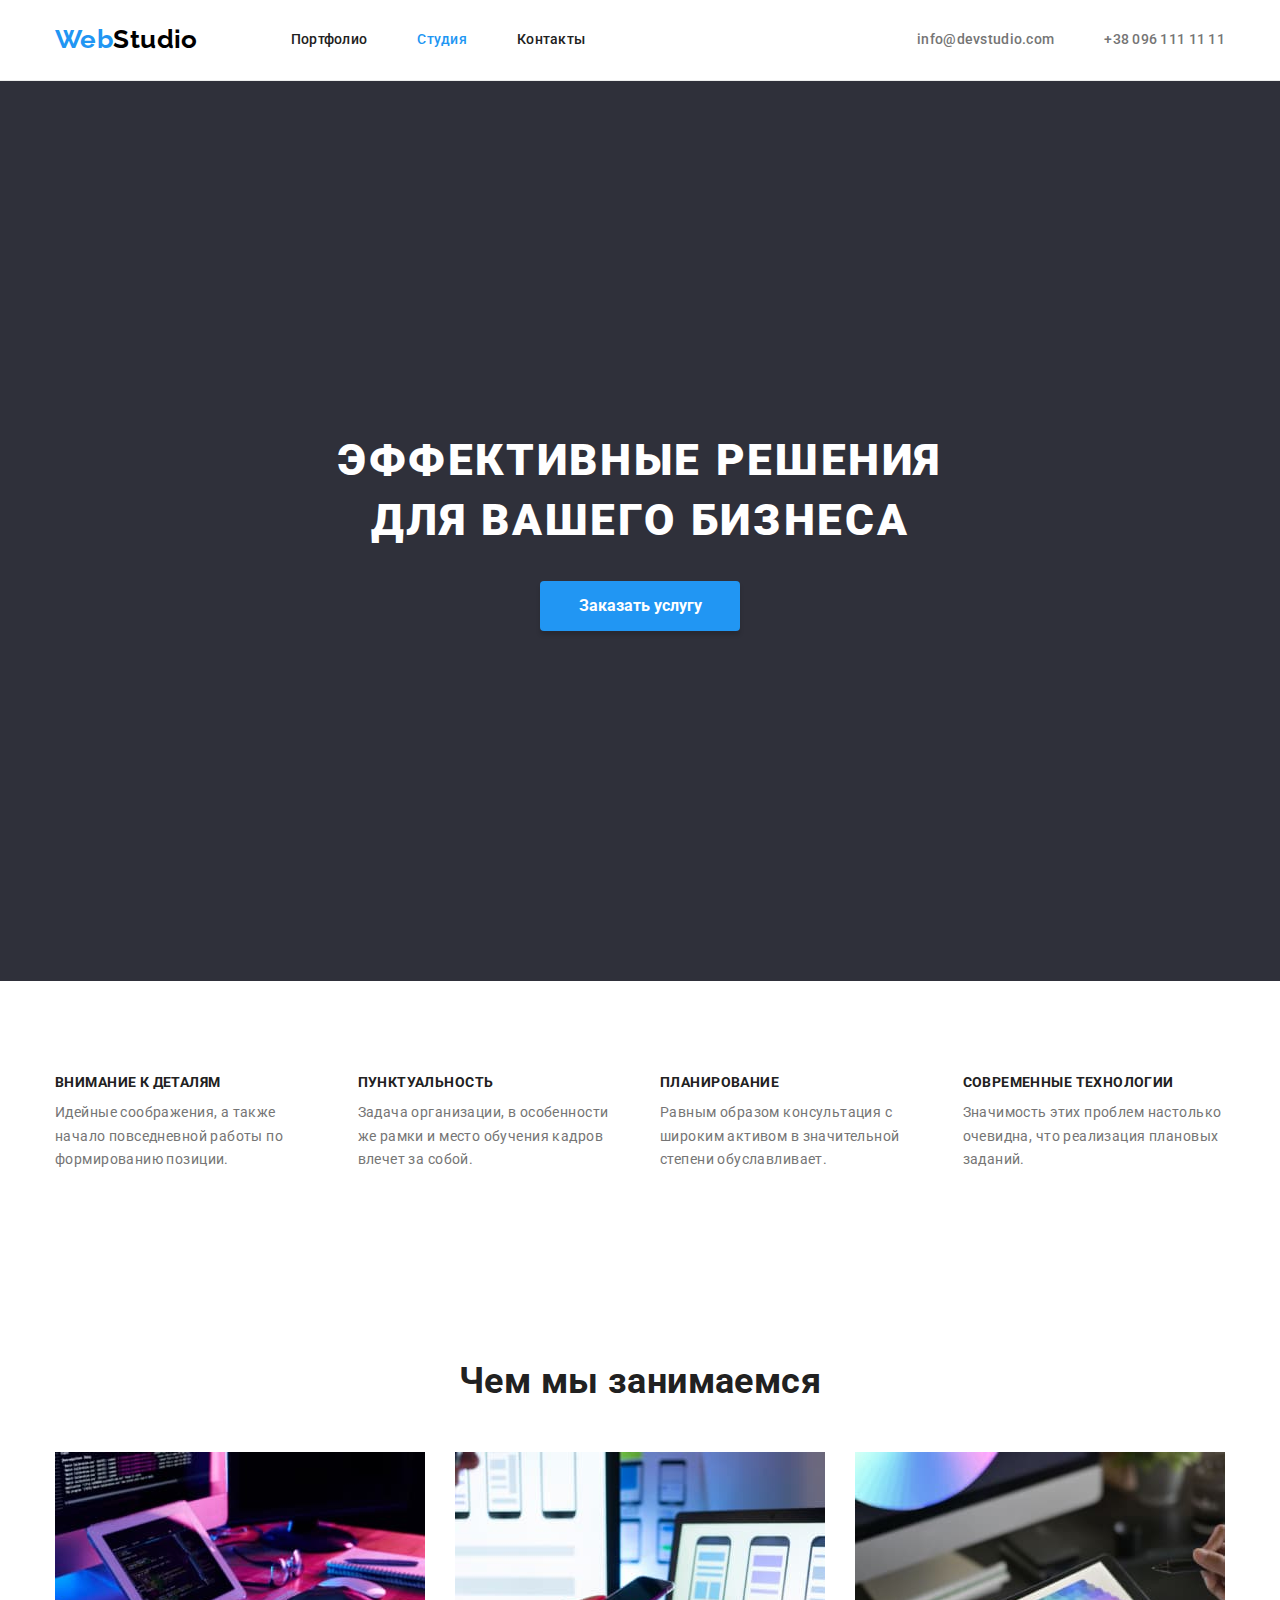
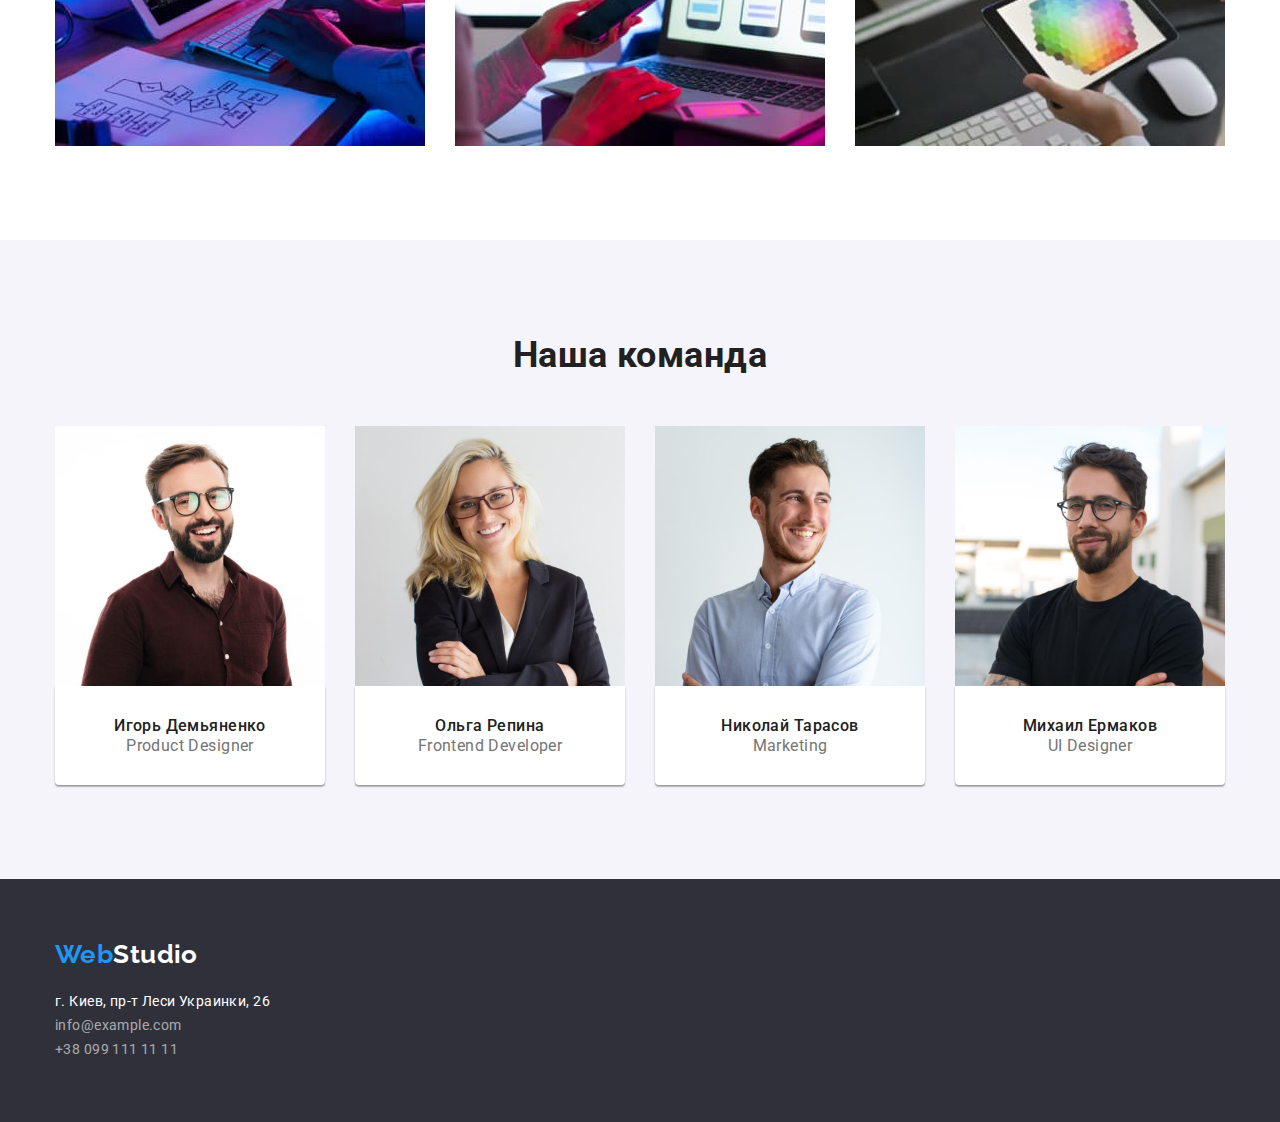
<file: index.html>
<!DOCTYPE html>
<html lang="en">
<head>
    <meta charset="UTF-8">
    <meta http-equiv="X-UA-Compatible" content="IE=edge">
    <meta name="viewport" content="width=device-width, initial-scale=1.0">
    <link rel="preconnect" href="https://fonts.gstatic.com">
    <link href="https://fonts.googleapis.com/css2?family=Raleway:wght@700&family=Roboto:wght@400;500;700;900&display=swap" rel="stylesheet">
    <link rel="stylesheet" href="https://cdnjs.cloudflare.com/ajax/libs/modern-normalize/1.0.0/modern-normalize.min.css">
    <link rel="stylesheet" href="./css/styles.css">
    <title>WebStudio</title>
</head>
<body>
    
        <!--Шапка-->
    <header class="page-header">
    <div class="container">
        <div class="main-page">
        <nav class="navigation">
        <a  href="" class="logo"><span>Web</span><span class="logo-studio">Studio</span></a>
        <ul class=" list-non site-nav">
            <li class="item"><a href="./portfolio.html" class=" site-nav link" >Портфолио</a></li>
            <li class="item"><a href="" class="link current">Студия</a></li>
            <li class="item"><a href="" class="site-nav link" >Контакты</a></li>
        </ul>
        </nav>
        <ul class="list-non contact">
            <li class="item"><a href="mailto:info@devstudio.com" class="contact-date">info@devstudio.com</a></li>
            <li class="item"><a href="tel:+380961111111" class=" contact-date">+38 096 111 11 11</a></li>
        </ul>
        </div>
        </div>
    </header>
    <!--Загрузити послугу-->
    <main>
        <section class="section hero"> 
            <div class="container">
                <div class="hero-content">
            <h1 class="section-hero-title">Эффективные решения для вашего бизнеса</h1>
            <button type="button" class="button">Заказать услугу</button>
            </div>
            </div>
        </section>
        <!-- секція під героєм -->
<section class="section">
    <div class="container">
    <!--Заголовок, який далі потрібно приховати-->
    <h2 class="section-title visually-hidden">Наши ценности</h2>
    <!--Список під "Загрузити послугу"-->
    <ul class=" list-non values-list">
        <li class="values-item">
            <h3 class="title">Внимание к деталям</h3>
            <p class="text">
                Идейные соображения, а также начало повседневной работы по формированию позиции.
            </p>
        </li>
        <li class="values-item">
            <h3 class="title">Пунктуальность</h3>
            <p class="text">
                Задача организации, в особенности же рамки и место обучения кадров влечет за собой.
            </p>
        </li>
        <li class="values-item">
            <h3 class="title">Планирование</h3>
            <p class="text">
                Равным образом консультация с широким активом в значительной степени обуславливает.
            </p>
        </li>
        <li class="values-item">
            <h3 class="title">Современные технологии</h3>
            <p class="text">
                Значимость этих проблем настолько очевидна, что реализация плановых заданий.
            </p>
        </li>
    </ul>
    </div>
</section>  
<!--Чим ми займаємося-->
<section class="section">
    <div class="container">
    <h2 class="section-title">Чем мы занимаемся</h2>
    <ul class="list-non title-list grid">
        <li class="grid-title"><a href=""><img src="./image/box_1.jpg" alt="Человек пишет код" width="370"></a></li>
        <li class="grid-title"><a href=""><img src="./image/box_2.jpg" alt="Работа с приложениями" width="370"></a></li>
        <li class="grid-title"><a href=""><img src="./image/box_3.jpg" alt="Работа с графикой" width="370"></a></li>
    </ul>
    </div>
</section>
<!--Наша команда-->
<section class="section team">
    <div class="container">
    <h2 class="section-title">Наша команда</h2>
    <ul class=" list-non title-list grid">
        <li class="team-item grid-team">
            <img src="./image/product_designer.jpg" alt="Фотокартка продуктного дизайнера" width="270">
                <div class="manager">
                <h4 class="title-name">Игорь Демьяненко</h4>
                <p class="position">Product Designer</p>
                </div>    
        </li>
        <li class="team-item grid-team">
            <img src="./image/frontend_developer.jpg" alt="Фотокартка розробника" width="270">
            <div class="manager">
                <h4 class="title-name">Ольга Репина</h4>
                <p class="position">Frontend Developer</p>
            </div>
            
        </li>
        <li class="team-item grid-team">
           
            <img src="./image/marketing.jpg" alt="Фотокартка спеціаліста з маркетингу" width="270">
            <div class="manager">
                <h4 class="title-name">Николай Тарасов</h4>
                <p class="position">Marketing</p>
            </div>
            
        </li>
        <li class="team-item grid-team">
           
            <img src="./image/ul_designer.jpg" alt="Фотокартка дизайнера" width="270">
            <div class="manager">
                <h4 class="title-name">Михаил Ермаков</h4>
                <p class="position">UI Designer</p>
            </div> 
        </li>
    </ul>
    </div>
</section>
</main>
<footer class="section-footer">
    <div class="container">
        <div class="footer-studio">
    <a href="" class="logo"><span>Web</span><span class="logo-footer-studio">Studio</span></a>
    </div>
    <ul class="list-non">
        <li><a href="https://goo.gl/maps/GumJZrkpZJpaKMpm8" target="_blank" rel="nooper noreferrer" class="adress">г. Киев, пр-т Леси Украинки, 26</a></li>
        <li><a href="mailto:info@devstudio.com" class="contacts">info@example.com</a></li>
        <li><a href="tel:+380961111111" class="contacts">+38 099 111 11 11</a></li>
    </ul>
    </div>
</footer>
</body>
</html>
</file>
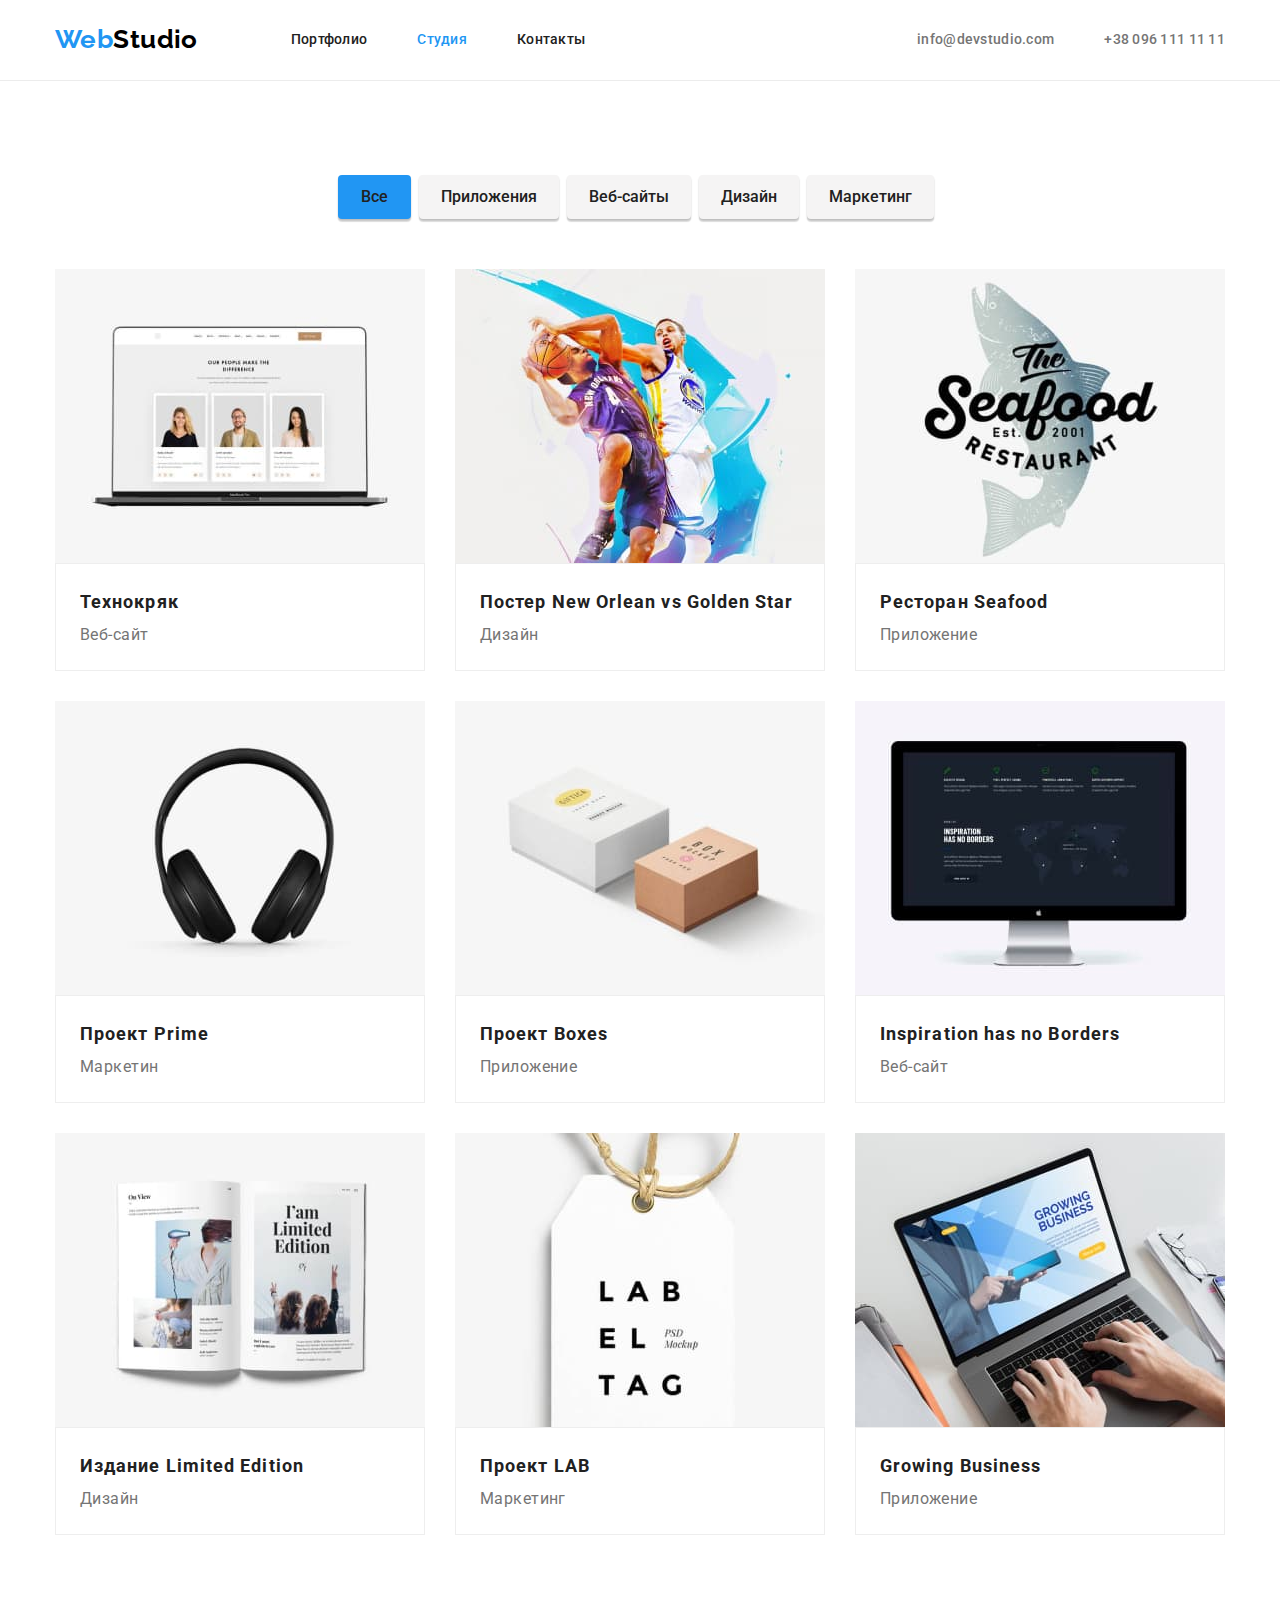
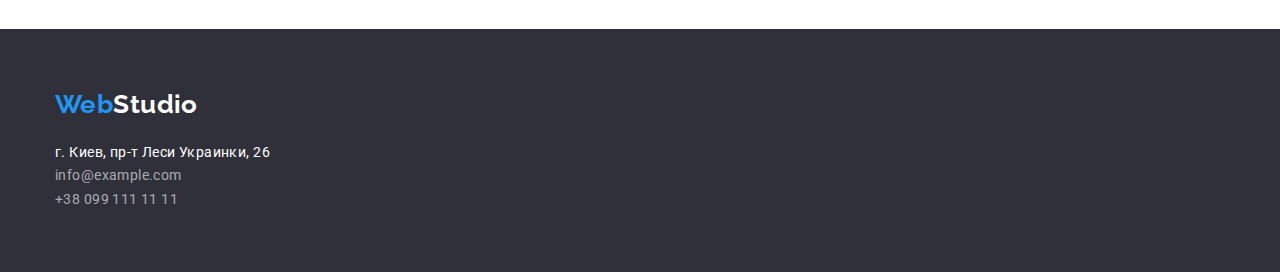
<file: portfolio.html>
<!DOCTYPE html>
<html lang="en">
<head>
    <meta charset="UTF-8">
    <meta http-equiv="X-UA-Compatible" content="IE=edge">
    <meta name="viewport" content="width=device-width, initial-scale=1.0">
    <link rel="preconnect" href="https://fonts.gstatic.com">
    <link href="https://fonts.googleapis.com/css2?family=Raleway:wght@700&family=Roboto:wght@400;500;700;900&display=swap" rel="stylesheet">
    <link rel="stylesheet" href="https://cdnjs.cloudflare.com/ajax/libs/modern-normalize/1.0.0/modern-normalize.min.css">
    <link rel="stylesheet" href="./css/styles.css">
    <title>Portfolio</title>

</head>
<body>
    <!-- Шапка -->
    <header class="page-header">
        <div class="container">
            <div class="main-page">
                <nav class="navigation">
                    <a href="" class="logo"><span>Web</span><span class="logo-studio">Studio</span></a>
                    <ul class=" list-non site-nav">
                        <li class="item"><a href="./portfolio.html" class=" site-nav link">Портфолио</a></li>
                        <li class="item"><a href="" class="link current">Студия</a></li>
                        <li class="item"><a href="" class="site-nav link">Контакты</a></li>
                    </ul>
                </nav>
                <ul class="list-non contact">
                    <li class="item"><a href="mailto:info@devstudio.com" class="contact-date">info@devstudio.com</a></li>
                    <li class="item"><a href="tel:+380961111111" class=" contact-date">+38 096 111 11 11</a></li>
                </ul>
            </div>
        </div>
    </header>

    <!--Секція з портфоліо-->
    <main>
        <h1 class="visually-hidden">Портфолио</h1>
        <section class="section">
        <div class="container">
        <ul class="list-non button-nav">
            <li class="button-nav"><button type="button" class="button-portfolio curent">Все</button></li>
            <li class="button-nav"><button type="button" class="button-portfolio">Приложения</button></li>
            <li class="button-nav"><button type="button" class="button-portfolio">Веб-сайты</button></li>
            <li class="button-nav"><button type="button" class="button-portfolio">Дизайн</button></li>
            <li class="button-nav"><button type="button" class="button-portfolio">Маркетинг</button></li>
        </ul>    
        <h2 class="visually-hidden">Проекты</h2>
                <ul class=" list-non portfollio-list">
            <li class="portfollio-item"> 
                      <img src="./image/img-portfolio/img.jpg" width="370" height="294" alt=" стораница веб сайта"> 
                        <div class="foto">
                           <h3 class="portfollio-list-title">Технокряк</h3>
                            <p class="portfollio-list-description">Веб-сайт</p>
                        </div> 
                     </li>
            <li class="portfollio-item">
                      <img src="./image/img-portfolio/img-1.jpg" width="370" height="294" alt="дизайн постера клуба New Orlean ">
                        <div class="foto">
                            <h3 class="portfollio-list-title">Постер New Orlean vs Golden Star</h3> 
                            <p class="portfollio-list-description">Дизайн</p> 
                        </div>
                 </li>
            <li class="portfollio-item">
                      <img src="./image/img-portfolio/img-2.jpg" width="370" height="294" alt="логотип приложения ресторана Seafood">
                        <div class="foto">
                         <h3 class="portfollio-list-title">Ресторан Seafood</h3>
                          <p class="portfollio-list-description">Приложение</p> 
                        </div>   
                  </li>
            <li class="portfollio-item">
                     <img src="./image/img-portfolio/img-3.jpg" width="370" height="294" alt="наушники"> 
                        <div class="foto">
                          <h3 class="portfollio-list-title">Проект Prime</h3>
                           <p class="portfollio-list-description">Маркетин </p> 
                        </div> 
                 </li>
            <li class="portfollio-item"> 
                    <img src="./image/img-portfolio/img-4.jpg" width="370" height="294" alt="коробки">                    
                       <div class="foto">
                          <h3 class="portfollio-list-title">Проект Boxes</h3>
                           <p class="portfollio-list-description">Приложение</p> 
                        </div>
                     </li>
            <li class="portfollio-item">
                    <img src="./image/img-portfolio/img-5.jpg" width="370" height="294" alt="монитор"> 
                        <div class="foto">
                        <h3 class="portfollio-list-title">Inspiration has no Borders</h3>
                         <p class="portfollio-list-description">Веб-сайт</p>
                        </div>
                     </li>
            <li class="portfollio-item"> 
                    <img src="./image/img-portfolio/img-6.jpg" width="370" height="294" alt="книга">
                        <div class="foto">
                         <h3 class="portfollio-list-title">Издание Limited Edition</h3>
                          <p class="portfollio-list-description">Дизайн</p>
                        </div>
                         </li>
            <li class="portfollio-item">
                      <img src="./image/img-portfolio/img-7.jpg" width="370" height="294" alt="логоип LAB">
                        <div class="foto">
                            <h3 class="portfollio-list-title">Проект LAB</h3>
                             <p class="portfollio-list-description">Маркетинг</p> 
                           </div>
                     </li>
            <li class="portfollio-item">
                      <img src="./image/img-portfolio/img-8.jpg" width="370" height="294" alt="печать на ноутбуке">
                           <div class="foto">
                           <h2 class="portfollio-list-title">Growing Business</h2> 
                           <p class="portfollio-list-description">Приложение</p> 
                        </div>             
                </li>
        </ul>
        </div>
    </section>
    </main>
    <footer class="section-footer">
        <div class="container">
            <div class="footer-studio">
        <a href="" class="logo"><span>Web</span><span class="logo-footer-studio">Studio</span></a>
            </div>
        <ul class="list-non">
            <li><a href="https://goo.gl/maps/GumJZrkpZJpaKMpm8" target="_blank" rel="nooper noreferrer"  class="adress">г. Киев, пр-т Леси Украинки, 26</a></li>
            <li><a href="mailto:info@devstudio.com" class="contacts">info@example.com</a></li>
            <li><a href="tel:+380961111111" class="contacts">+38 099 111 11 11</a></li>
        </ul>
        </div>
    </footer>
    </body>
</html>
</file>
<file: css/styles.css>
:root {
  --primary-text-color: #757575;
  --title-text-color: #212121;
  --accent-color: #2196f3;
  --base-color-logo: #2196f3;
  --background-color: #ffffff;
  --second-background-color: #f5f4fa;
  --background-footer-color: #2f303a;
}
/* html{     
  box-sizing: border-box;
}
*,
*::after,
*::before {
 /* box-sizing: inherit;   */

/* контейнер */
.container {
  margin-left: auto;
  margin-right: auto;
  width: 1200px;
  padding-right: 15px;
  padding-left: 15px;
  /* outline: 2px solid tomato; */
  /* background-color: plum; */
}

body {
  color: var(--primary-text-color);
  background-color: var(--background-color);
  font-family: "Roboto", sans-serif;
  font-size: 14px;
  line-height: 1.71;
  letter-spacing: 0.03em;
}
.section {
  padding-top: 94px;
  padding-bottom: 94px;
}

h1,
h2,
h3,
h4,
h5,
h6,
p {
  margin: 0px;
}
.list-non {
  list-style: none;
  margin-top: 0px;
  margin-bottom: 0px;
  padding-left: 0px;
}

img {
  display: block;
  max-width: 100%;
  height: auto;
}

/* клас, щоб приховати заголовок */
.visually-hidden {
  position: absolute !important;
  clip: rect(1px 1px 1px 1px);
  clip: rect(1px, 1px, 1px, 1px);
  padding: 0 !important;
  border: 0 !important;
  height: 1px !important;
  width: 1px !important;
  overflow: hidden;
}
/* оформлення логотипу */
.logo {
  color: var(--base-color-logo);
  text-decoration: none;
  font-family: Raleway;
  font-weight: 700;
  font-size: 26px;
  line-height: 1.19;
}
.logo-studio {
  color: #000;
  margin-right: 93px;
}

.logo-footer-studio {
  color: #ffffff;
}

/* хедер-новігація */

.page-header {
  /* background-color: rgb(204, 204, 204); */
 border-bottom: 1px solid #ececec;
  padding-top: 24px;
  padding-bottom: 25px;
}
/* контейнер навігації */
.main-page {
  display: flex;
  align-items: center;
  justify-content: flex-end;
}
.navigation {
  display: flex;
  align-items: center;
  margin-right: auto;
}
.site-nav {
  display: inline-flex;
}
.site-nav .item:not(:last-child) {
  margin-right: 50px;
}

.site-nav .link {
  /* display: block; 
  padding-top: 32px;
  padding-bottom: 32px;*/

  color: var(--title-text-color);
  text-decoration: none;
  font-weight: 500;
  font-size: 14px;
  line-height: 1.42;
  letter-spacing: 0.02em;
}
.site-nav .link:hover,
.site-nav .link:focus {
  color: var(--accent-color);
}
.site-nav .link.current {
  color: var(--accent-color);
}

/* хедер-контакти */
.contact {
  display: flex;
}
.contact .item + .item {
  margin-left: 50px;
}
.contact-date {
  color: var(--primary-text-color);
  text-decoration: none;
  font-weight: 500;
  font-size: 14px;
  line-height: 1.42;
  letter-spacing: 0.02em;
}
.contact .contact-date:hover,
.contact .contact-date:focus {
  color: var(--accent-color);
}

/* кнопка */
.button {
  box-shadow: 0px 4px 4px rgba(0, 0, 0, 0.15);
  border-radius: 4px;
  padding: 10px 32px;
  min-width: 200px;
  border: none;

  color: #ffffff;
  background-color: #2196f3;
  cursor: pointer;
  font-weight: 700;
  font-size: 16px;
  line-height: 1.87;
  display: inline-block;
  
}
.button:hover,
.button:focus {
  background-color: #188ce8;
}

/* кнопки портфоліо */
.button-portfolio {
 display: inline-block;
  padding: 6px 22px;
  min-width: 73px;
  border-radius: 4px;
  color: var(--title-text-color);
  font-family: inherit;
  font-weight: 500;
  font-size: 16px;
  line-height: 2;
  cursor: pointer;
  text-align: center;
  border: none;
  background-color: #f5f4f4;
  box-shadow: 0px 3px 1px rgba(0, 0, 0, 0.1), 0px 1px 2px rgba(0, 0, 0, 0.08),
    0px 2px 2px rgba(0, 0, 0, 0.12);  
}
.button-portfolio:hover{
  color: #ffffff;
  background-color: var(--accent-color);
}
.button-portfolio:focus{
  color: #ffffff;
  background-color: var(--accent-color);
}

.button-nav .button-portfolio.curent{
  background-color:var(--accent-color);
}
.button-nav {
  display: flex;
  justify-content: center;
  margin-bottom: 50px;
  margin-top: 0px;
  padding: 0px;
  list-style: none;
}

/* секція героя (загрузити послугу)*/
.hero {
  background: #2f303a;
  text-align: center;
  min-height: 100vh;
  display: flex;
  align-items: center;
}
.hero .container {
  display: flex;
  align-items: center;
  justify-content: center;
}
.hero-content {
  max-width: 696px;
}

.section-hero-title {
  margin-top: 0px;
  margin-bottom: 30px;

  color: #ffffff;
  font-weight: 900;
  font-size: 44px;
  line-height: 1.36;
  letter-spacing: 0.06em;
  text-transform: uppercase;
}

/* Заголовки секцій */
.section-title {
  margin-top: 0px;
  margin-bottom: 50px;

  color: var(--title-text-color);
  font-weight: 700;
  font-size: 36px;
  line-height: 1.17;
  text-align: center;
}
.title-list{
  padding: 0px;
  margin: 0px;
}
/* секція "Наші цінності */
.values-list {
  display: flex;
  margin: 0;
  padding: 0;
  text-align: left;
  justify-content: space-between;
}
.values-item {
  flex-basis: calc((100% - 4 * 30px) / 4);
}
.title{
  font-weight: bold;
  font-size: 14px;
  line-height: 1.1;
  color: var(--title-text-color)
  text-transform: uppercase;
  margin-bottom: 10px;
}
.text{
  font-size: 14px;
  line-height: 1.7;
}

.values-list .title {
  color: var(--title-text-color);
  font-weight: 700;
  line-height: 1.14;
  text-transform: uppercase;
  margin-top: 0px;
  margin-bottom: 10px;
}
.values-list .text {
  font-size: 14px;
  line-height: 1.7;
 }

 
/* Чим ми займаємося */
.grid {
  display: flex;
  flex-wrap: wrap;
  margin-left: -30px;
  margin-top: -50px;
}

.grid-title {
  flex-basis: calc((100% - 3 * 30px) / 3);
  margin-left: 30px;
  margin-top: 50px;
}

.team {
  background-color: var(--second-background-color);
}
.team .section {
  padding-top: 94px;
  padding-bottom: 94px;
}
.team-item {
  flex-basis: calc((100% - 3 * 30px) / 3);
  margin-left: 30px;
  margin-top: 50px;
}
.grid-team {
  flex-basis: calc((100% - 4 * 30px) / 4);
}

.title-name {
  color: var(--title-text-color);
  font-weight: 500;
  font-size: 16px;
  line-height: 1.19;
}
.manager {
  padding-top: 30px;
  padding-bottom: 30px;

  text-align: center;
  background: #ffffff;
  /* material shadow v1 */
  box-shadow: 0px 1px 3px rgba(0, 0, 0, 0.12), 0px 1px 1px rgba(0, 0, 0, 0.14),
    0px 2px 1px rgba(0, 0, 0, 0.2);
  border-radius: 0px 0px 4px 4px;
}

.position {
  font-size: 16px;
  line-height: 1.19;
  /* text-align: center; */
  margin-top: 10;
  /* margin-bottom: 0; */
}

/* Секція footer */
.section-footer {
  background-color: var(--background-footer-color);
  padding-top: 60px;
  padding-bottom: 60px;
}
.section-footer .adress {
  color: #ffffff;
  text-decoration: none;
}
.section-footer .contacts {
  color: rgba(255, 255, 255, 0.6);
  text-decoration: none;
}
.footer-studio{
  margin-bottom: 20px;
}

/* кнопки портфодію */


/* Секція портфоліо */
.foto{
  border: 1px solid #eeeeee;
  padding-top: 20px;
  padding-right: 24px;
  padding-bottom: 20px;
  padding-left: 24px;
}

.portfollio-list-title {
  color: var(--title-text-color);
  font-weight: 700;
  font-size: 18px;
  line-height: 2;
  letter-spacing: 0.06em;
}
.portfollio-list-description {
  font-size: 16px;
  line-height: 1.87;
}

.portfollio-list{
  display: flex;
  flex-wrap: wrap;
  padding: 0px;
  margin: 0px;
  margin-left: -30px;
  margin-top: -30px;
  padding-top: 50px;
}
.portfollio-item{
  margin-left: 30px;
  margin-top: 30px;
  flex-basis: calc((100% - 3 * 30px) / 3);
}
.foto{
  border-bottom: 1px solid #eeeeee;
  border-right: 1px solid #eeeeee;
  border-left: 1px solid #eeeeee;
  padding-top: 20px;
  padding-right: 24px;
  padding-bottom: 20px;
  padding-left: 24px;
}
.button-nav{
  display: flex;
  justify-content: center;
  list-style: none;
  padding: 0px;
  margin: 0px;
}
.button-nav:not(:last-child){
  margin-right: 8px;
}
/* колір лого header: 000000, #2196F3 */
/* колір заголовків #212121 */
/* колір тексту <p>  і підписів під фото  #757575*/
/* кольори навігації #212121, акцент #2196F3 */
/* секція героя, h1 #FFFFFF,  */
/* вторинний колір фону #F5F4FA */
</file>
